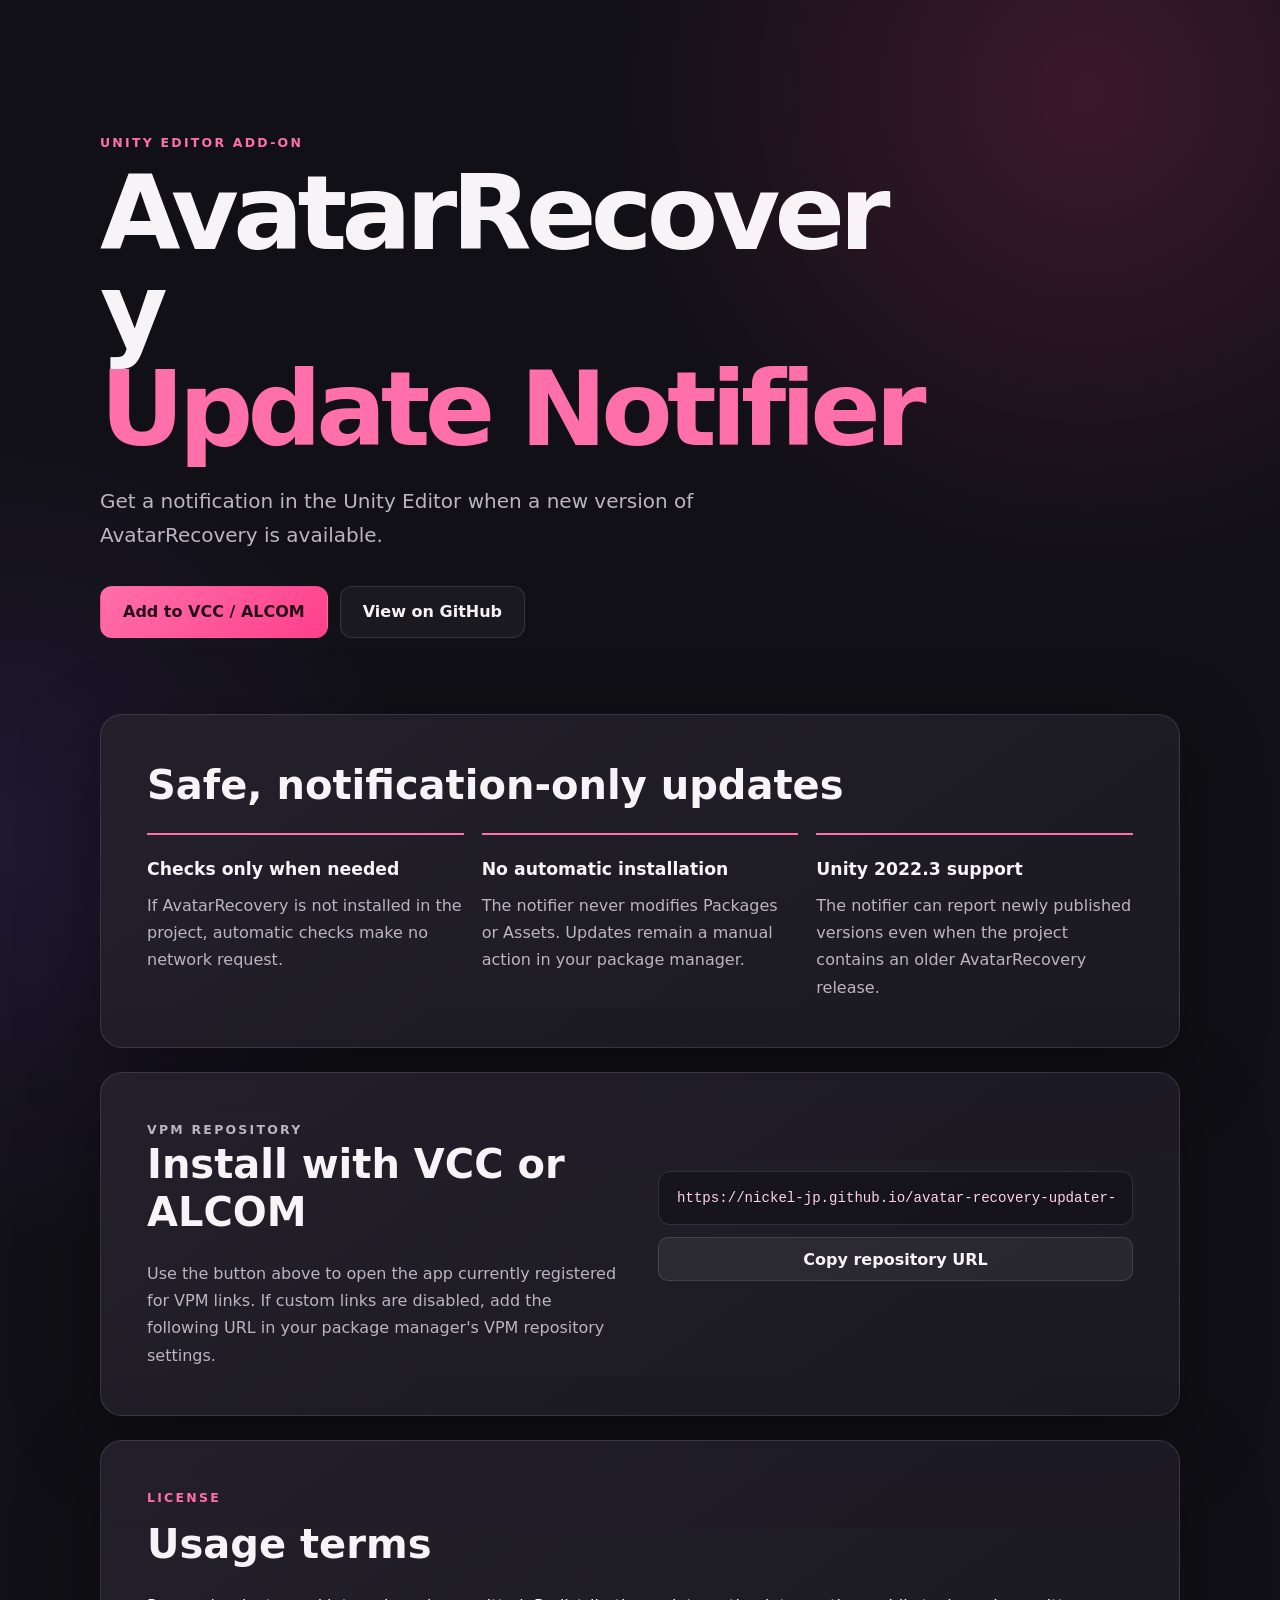
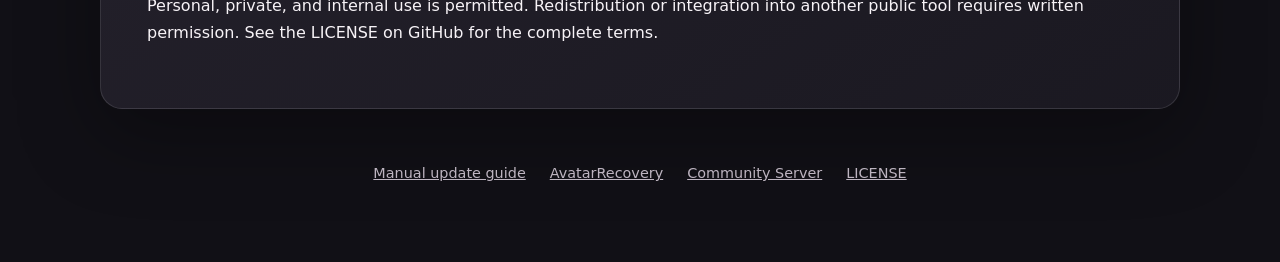
<file: site/index.html>
<!doctype html>
<html lang="en">
<head>
  <meta charset="utf-8">
  <meta name="viewport" content="width=device-width, initial-scale=1">
  <meta name="description" content="A standalone Unity Editor add-on that notifies you when a new AvatarRecovery version is available.">
  <title>AvatarRecovery Update Notifier</title>
  <link rel="stylesheet" href="./styles.css">
</head>
<body>
  <main class="shell">
    <section class="hero" aria-labelledby="page-title">
      <p class="eyebrow">Unity Editor Add-on</p>
      <h1 id="page-title">AvatarRecovery<br><span>Update Notifier</span></h1>
      <p class="lead">Get a notification in the Unity Editor when a new version of AvatarRecovery is available.</p>
      <div class="actions">
        <a class="button primary" href="vcc://vpm/addRepo?url=https%3A%2F%2Fnickel-jp.github.io%2Favatar-recovery-updater-unity%2Findex.json">Add to VCC / ALCOM</a>
        <a class="button secondary" href="https://github.com/Nickel-JP/avatar-recovery-updater-unity">View on GitHub</a>
      </div>
    </section>

    <section class="panel" aria-labelledby="features-title">
      <h2 id="features-title">Safe, notification-only updates</h2>
      <div class="features">
        <article>
          <h3>Checks only when needed</h3>
          <p>If AvatarRecovery is not installed in the project, automatic checks make no network request.</p>
        </article>
        <article>
          <h3>No automatic installation</h3>
          <p>The notifier never modifies Packages or Assets. Updates remain a manual action in your package manager.</p>
        </article>
        <article>
          <h3>Unity 2022.3 support</h3>
          <p>The notifier can report newly published versions even when the project contains an older AvatarRecovery release.</p>
        </article>
      </div>
    </section>

    <section class="panel repository" aria-labelledby="repository-title">
      <div>
        <p class="eyebrow">VPM Repository</p>
        <h2 id="repository-title">Install with VCC or ALCOM</h2>
        <p>Use the button above to open the app currently registered for VPM links. If custom links are disabled, add the following URL in your package manager's VPM repository settings.</p>
      </div>
      <div class="repository-value">
        <input id="notifier-repository-url" type="url" value="https://nickel-jp.github.io/avatar-recovery-updater-unity/index.json" aria-label="AvatarRecovery Update Notifier repository URL" readonly>
        <button class="copy-button" type="button" data-copy-target="notifier-repository-url">Copy repository URL</button>
        <span class="copy-status" role="status" aria-live="polite" aria-atomic="true"></span>
      </div>
    </section>

    <section class="panel" aria-labelledby="license-title">
      <div>
        <p class="eyebrow">License</p>
        <h2 id="license-title">Usage terms</h2>
        <p>Personal, private, and internal use is permitted. Redistribution or integration into another public tool requires written permission. See the LICENSE on GitHub for the complete terms.</p>
      </div>
    </section>

    <nav class="footer-links" aria-label="Related links">
      <a href="./update/">Manual update guide</a>
      <a href="https://github.com/Nickel-JP/avatar-recovery-unity">AvatarRecovery</a>
      <a href="https://discord.gg/M9nFq8HXv">Community Server</a>
      <a href="https://github.com/Nickel-JP/avatar-recovery-updater-unity/blob/main/LICENSE">LICENSE</a>
    </nav>
  </main>
  <script>
    (() => {
      const button = document.querySelector("[data-copy-target]");
      const status = document.querySelector(".copy-status");
      button.addEventListener("click", async () => {
        const field = document.getElementById(button.dataset.copyTarget);
        const value = field.value.trim();
        try {
          await navigator.clipboard.writeText(value);
          status.textContent = "Repository URL copied.";
        } catch {
          field.focus();
          field.select();
          status.textContent = "Copy failed. Copy the selected repository URL manually.";
        }
      });
    })();
  </script>
</body>
</html>
</file>
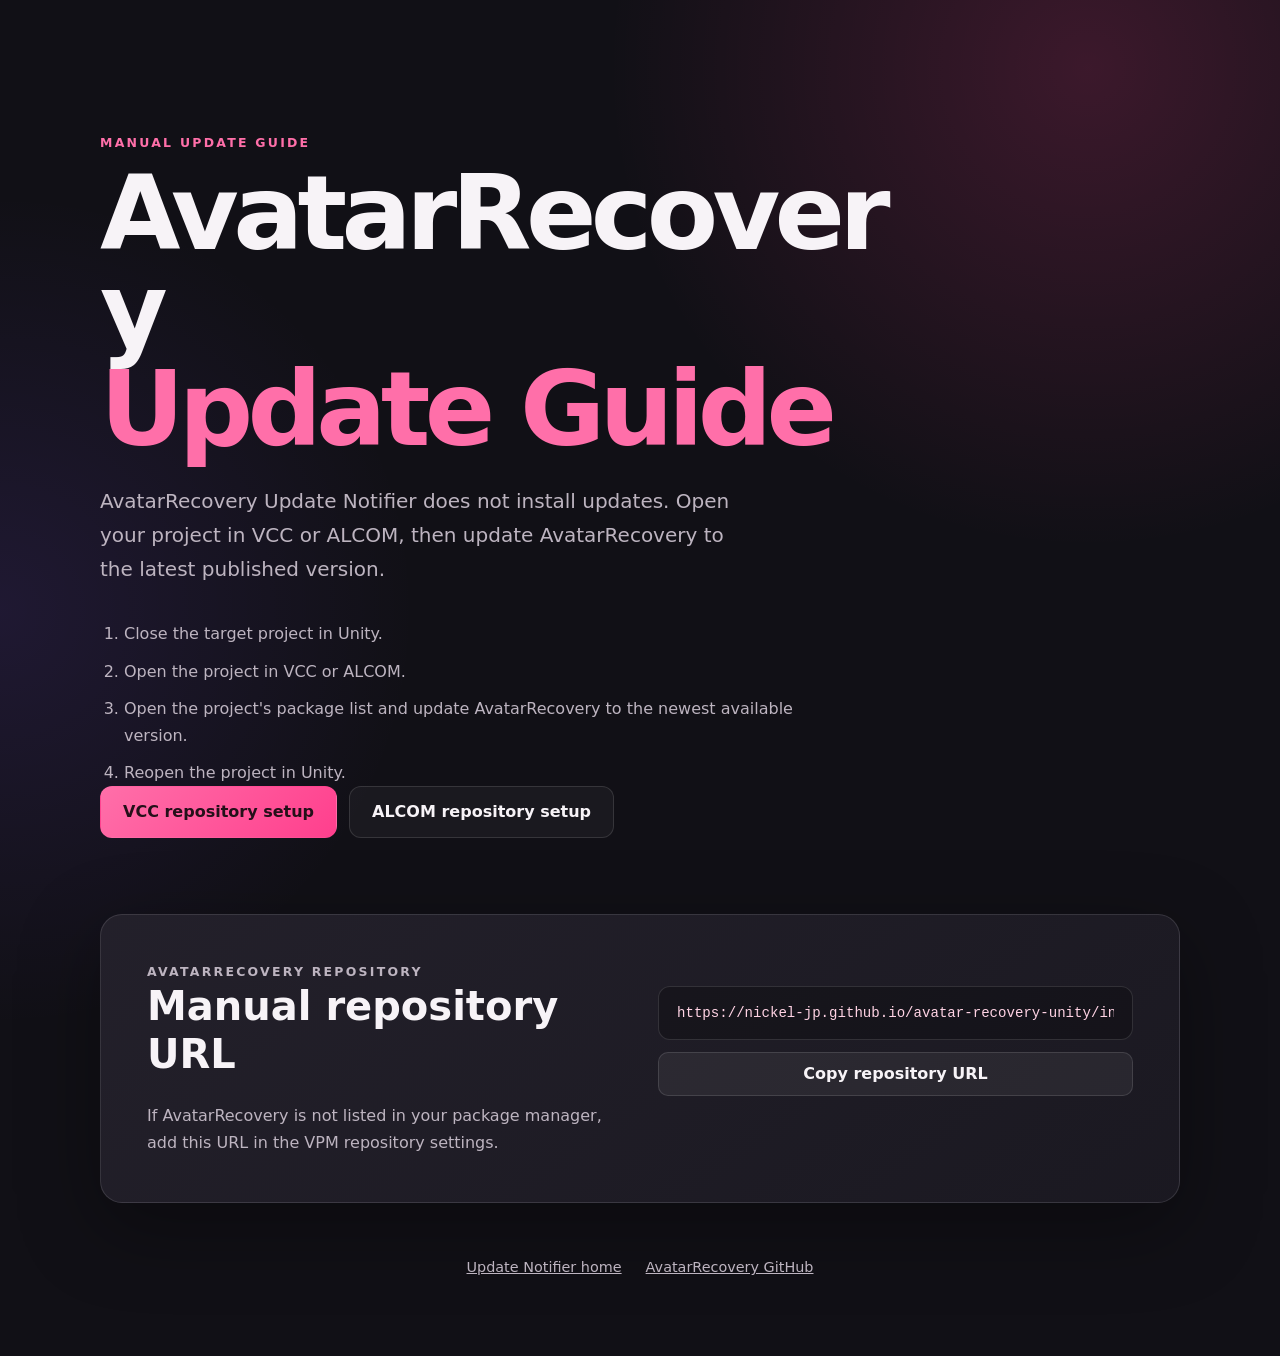
<file: site/update/index.html>
<!doctype html>
<html lang="en">
<head>
  <meta charset="utf-8">
  <meta name="viewport" content="width=device-width, initial-scale=1">
  <meta name="description" content="Manual update instructions for AvatarRecovery using VCC or ALCOM.">
  <title>AvatarRecovery Manual Update Guide</title>
  <link rel="stylesheet" href="../styles.css">
</head>
<body>
  <main class="shell">
    <section class="hero">
      <p class="eyebrow">Manual Update Guide</p>
      <h1>AvatarRecovery<br><span>Update Guide</span></h1>
      <p class="lead">AvatarRecovery Update Notifier does not install updates. Open your project in VCC or ALCOM, then update AvatarRecovery to the latest published version.</p>
      <ol class="update-steps">
        <li>Close the target project in Unity.</li>
        <li>Open the project in VCC or ALCOM.</li>
        <li>Open the project's package list and update AvatarRecovery to the newest available version.</li>
        <li>Reopen the project in Unity.</li>
      </ol>
      <div class="actions">
        <a class="button primary" href="https://nickel-jp.github.io/avatar-recovery-unity/add/">VCC repository setup</a>
        <a class="button secondary" href="https://nickel-jp.github.io/avatar-recovery-unity/add/alcom/">ALCOM repository setup</a>
      </div>
    </section>
    <section class="panel repository">
      <div>
        <p class="eyebrow">AvatarRecovery Repository</p>
        <h2>Manual repository URL</h2>
        <p>If AvatarRecovery is not listed in your package manager, add this URL in the VPM repository settings.</p>
      </div>
      <div class="repository-value">
        <input id="avatar-recovery-repository-url" type="url" value="https://nickel-jp.github.io/avatar-recovery-unity/index.json" aria-label="AvatarRecovery repository URL" readonly>
        <button class="copy-button" type="button" data-copy-target="avatar-recovery-repository-url">Copy repository URL</button>
        <span class="copy-status" role="status" aria-live="polite" aria-atomic="true"></span>
      </div>
    </section>
    <nav class="footer-links" aria-label="Related links">
      <a href="../">Update Notifier home</a>
      <a href="https://github.com/Nickel-JP/avatar-recovery-unity">AvatarRecovery GitHub</a>
    </nav>
  </main>
  <script>
    (() => {
      const button = document.querySelector("[data-copy-target]");
      const status = document.querySelector(".copy-status");
      button.addEventListener("click", async () => {
        const field = document.getElementById(button.dataset.copyTarget);
        const value = field.value.trim();
        try {
          await navigator.clipboard.writeText(value);
          status.textContent = "Repository URL copied.";
        } catch {
          field.focus();
          field.select();
          status.textContent = "Copy failed. Copy the selected repository URL manually.";
        }
      });
    })();
  </script>
</body>
</html>
</file>
<file: site/styles.css>
:root {
  color-scheme: dark;
  --background: #111016;
  --surface: #1b1922;
  --surface-soft: #24212c;
  --text: #f7f3f7;
  --muted: #bdb4c0;
  --accent: #ff6fa9;
  --accent-strong: #ff3f8d;
  --border: rgba(255, 255, 255, 0.12);
  --shadow: 0 24px 80px rgba(0, 0, 0, 0.34);
}

* {
  box-sizing: border-box;
}

body {
  min-width: 0;
  margin: 0;
  background:
    radial-gradient(circle at 85% 5%, rgba(255, 63, 141, 0.18), transparent 30rem),
    radial-gradient(circle at 0 45%, rgba(135, 86, 255, 0.12), transparent 26rem),
    var(--background);
  color: var(--text);
  font-family: "Yu Gothic UI", "Hiragino Sans", system-ui, sans-serif;
  line-height: 1.7;
}

a {
  color: inherit;
}

.shell {
  width: min(1080px, calc(100% - 40px));
  margin: 0 auto;
  padding: 88px 0 48px;
}

.hero {
  max-width: 830px;
  padding: 44px 0 76px;
}

.eyebrow {
  margin: 0 0 12px;
  color: var(--accent);
  font-size: 0.78rem;
  font-weight: 800;
  letter-spacing: 0.18em;
  text-transform: uppercase;
}

h1,
h2,
h3,
p {
  margin-top: 0;
}

h1 {
  margin-bottom: 26px;
  overflow-wrap: anywhere;
  font-size: clamp(2.25rem, 9vw, 6.5rem);
  line-height: 0.94;
  letter-spacing: -0.055em;
}

h1 span {
  color: var(--accent);
}

h2 {
  margin-bottom: 24px;
  font-size: clamp(1.7rem, 4vw, 2.5rem);
  line-height: 1.2;
}

h3 {
  margin-bottom: 8px;
  font-size: 1.08rem;
}

.lead {
  max-width: 660px;
  margin-bottom: 34px;
  color: var(--muted);
  font-size: clamp(1rem, 2.5vw, 1.25rem);
}

.actions {
  display: flex;
  flex-wrap: wrap;
  gap: 12px;
}

.button {
  display: inline-flex;
  min-height: 48px;
  align-items: center;
  justify-content: center;
  border: 1px solid var(--border);
  border-radius: 12px;
  padding: 11px 22px;
  font-weight: 750;
  text-decoration: none;
  transition: transform 140ms ease, border-color 140ms ease, background 140ms ease;
}

.button:hover,
.button:focus-visible {
  transform: translateY(-2px);
  border-color: var(--accent);
}

.button.primary {
  border-color: transparent;
  background: linear-gradient(135deg, var(--accent), var(--accent-strong));
  color: #241019;
}

.button.secondary {
  background: rgba(255, 255, 255, 0.04);
}

.panel {
  margin-bottom: 24px;
  border: 1px solid var(--border);
  border-radius: 22px;
  background: linear-gradient(145deg, rgba(36, 33, 44, 0.94), rgba(27, 25, 34, 0.94));
  box-shadow: var(--shadow);
  padding: clamp(24px, 5vw, 46px);
}

.features {
  display: grid;
  grid-template-columns: repeat(3, 1fr);
  gap: 18px;
}

.features article {
  border-top: 2px solid var(--accent);
  padding-top: 20px;
}

.features p,
.repository p {
  margin-bottom: 0;
  color: var(--muted);
}

.repository {
  display: grid;
  grid-template-columns: minmax(0, 1fr) minmax(300px, 1fr);
  align-items: center;
  gap: 36px;
}

.repository-value {
  display: grid;
  gap: 12px;
}

.repository input {
  width: 100%;
  min-width: 0;
  box-sizing: border-box;
  border: 1px solid var(--border);
  border-radius: 12px;
  background: rgba(0, 0, 0, 0.25);
  padding: 18px;
  color: #ffd3e4;
  font-family: ui-monospace, SFMono-Regular, Consolas, "Liberation Mono", monospace;
  font-size: 0.88rem;
}

.repository input:focus-visible {
  outline: 2px solid var(--accent);
  outline-offset: 2px;
}

.update-steps {
  display: grid;
  gap: 10px;
  max-width: 760px;
  margin: 24px 0 0;
  padding-left: 1.5rem;
  color: var(--muted);
}

.copy-button {
  min-height: 44px;
  border: 1px solid var(--border);
  border-radius: 10px;
  background: rgba(255, 255, 255, 0.06);
  color: var(--text);
  cursor: pointer;
  font: inherit;
  font-weight: 700;
}

.copy-button:hover,
.copy-button:focus-visible {
  border-color: var(--accent);
  color: var(--accent);
}

.copy-status {
  min-height: 1.7em;
  color: var(--muted);
  font-size: 0.85rem;
}

.footer-links {
  display: flex;
  flex-wrap: wrap;
  gap: 12px 24px;
  justify-content: center;
  padding: 28px 0;
  color: var(--muted);
  font-size: 0.9rem;
}

.footer-links a:hover,
.footer-links a:focus-visible {
  color: var(--accent);
}

@media (max-width: 760px) {
  .shell {
    width: min(100% - 28px, 1080px);
    padding-top: 44px;
  }

  .hero {
    padding-bottom: 48px;
  }

  .features,
  .repository {
    grid-template-columns: 1fr;
  }

  .repository {
    gap: 22px;
  }

  .button {
    width: 100%;
  }
}

@media (prefers-reduced-motion: reduce) {
  .button {
    transition: none;
  }

  .button:hover,
  .button:focus-visible {
    transform: none;
  }
}
</file>
